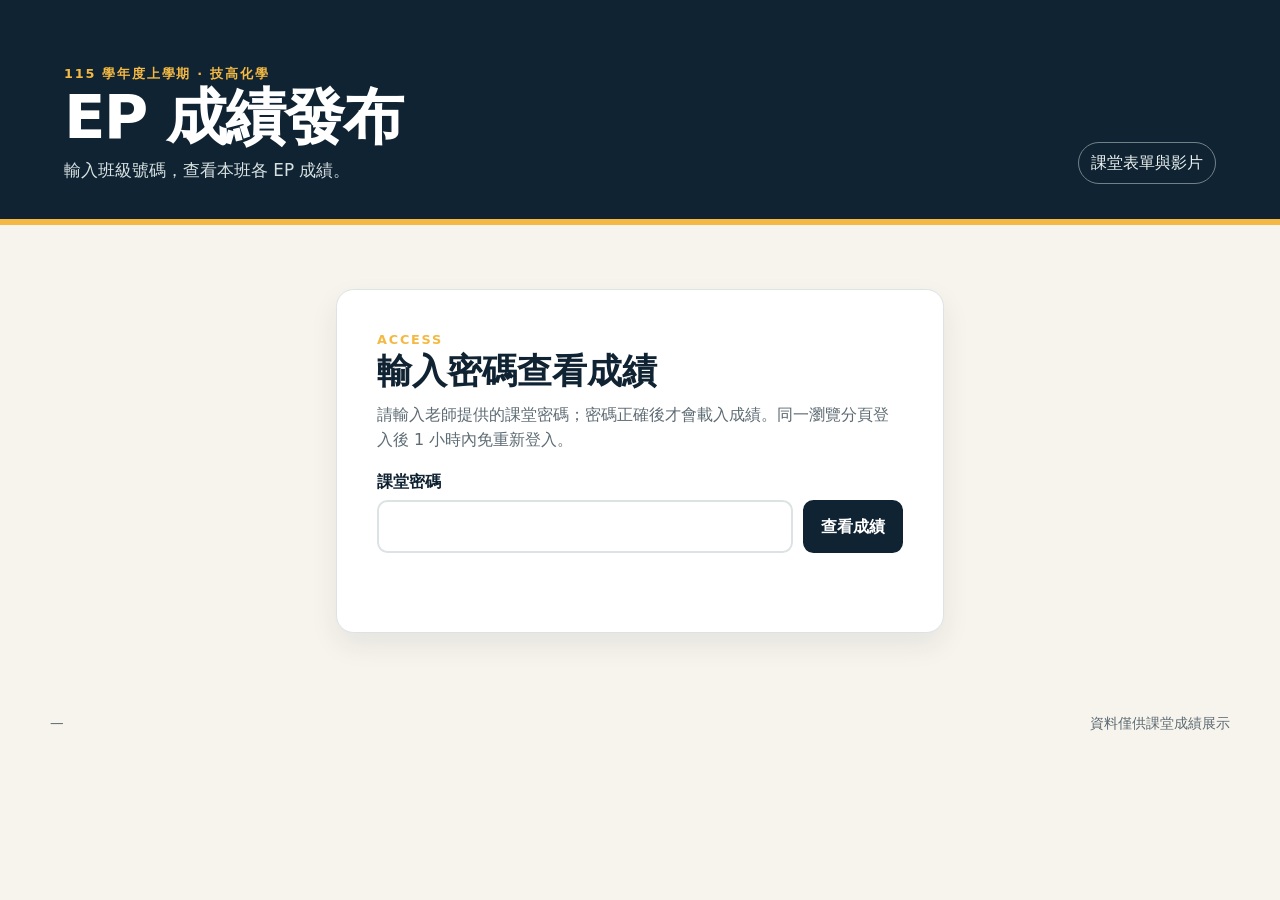
<file: index.html>
<!doctype html>
<html lang="zh-Hant">
  <head>
    <meta charset="utf-8">
    <meta name="viewport" content="width=device-width, initial-scale=1">
    <meta name="description" content="115學年度技高化學 EP 成績課堂展示頁">
    <meta name="robots" content="noindex,nofollow">
    <title>技高化學｜EP 成績</title>
    <link rel="icon" type="image/svg+xml" href="data:image/svg+xml,%3Csvg xmlns='http://www.w3.org/2000/svg' viewBox='0 0 64 64'%3E%3Crect width='64' height='64' rx='16' fill='%23f4b942'/%3E%3Cpath d='M19 13h26v8H36v30h-8V21H19z' fill='%23102333'/%3E%3C/svg%3E">
    <link rel="stylesheet" href="styles.css?v=20261128-classroom-1">
    <script type="module" src="app.js?v=20261128-classroom-1"></script>
  </head>
  <body>
    <div class="site-shell">
      <header class="masthead">
        <div class="eyebrow">115 學年度上學期 · 技高化學</div>
        <div class="heading-row">
          <div>
            <h1 id="page-title">EP 成績發布</h1>
            <p id="page-subtitle">輸入班級號碼，查看本班各 EP 成績。</p>
          </div>
          <div class="header-actions">
            <a class="projection-badge" href="forms/">課堂表單與影片</a>
          </div>
        </div>
      </header>

      <main>
        <section id="access-gate" class="access-gate" aria-labelledby="gate-title">
          <p class="section-kicker">ACCESS</p>
          <h2 id="gate-title">輸入密碼查看成績</h2>
          <p id="gate-help">請輸入老師提供的課堂密碼；密碼正確後才會載入成績。同一瀏覽分頁登入後 1 小時內免重新登入。</p>
          <form id="gate-form" method="post" autocomplete="off">
            <label for="password-input">課堂密碼</label>
            <div class="gate-form-row">
              <input id="password-input" name="password" type="password" inputmode="text" autocomplete="off" required>
              <button type="submit">查看成績</button>
            </div>
          </form>
          <p id="gate-status" class="gate-status" role="status" aria-live="polite"></p>
        </section>

        <div id="protected-content" hidden>
          <section id="class-picker" class="class-picker" aria-labelledby="class-picker-title">
            <div class="section-heading">
              <div>
                <p class="section-kicker">CLASS</p>
                <h2 id="class-picker-title">輸入班級號碼</h2>
              </div>
              <p id="data-status" class="data-status" role="status">資料讀取中…</p>
            </div>
            <p id="review-reminder" class="review-reminder" role="alert" hidden>
              <strong>⚠️ 待核對資料：<span id="review-reminder-count">0</span> 筆</strong>
              <span>尚未列入正式成績。</span>
              <a href="?view=review">前往回覆核對頁</a>
            </p>
            <form id="class-form" class="class-form" autocomplete="off">
              <label for="class-input">班級號碼</label>
              <div class="class-form-row">
                <input id="class-input" name="class" type="text" inputmode="numeric" autocomplete="off" placeholder="例如：607" pattern="[0-9]{3}" required>
                <button type="submit">查看本班成績</button>
              </div>
            </form>
            <p id="class-status" class="class-status" role="status" aria-live="polite"></p>
          </section>

          <section id="student-picker" class="student-picker" aria-labelledby="student-picker-title">
            <div class="section-heading">
              <div>
                <p class="section-kicker">STUDENT</p>
                <h2 id="student-picker-title">查詢個別學生</h2>
              </div>
              <p class="data-status">輸入班級與座號，查看 EP01–EP54</p>
            </div>
            <form id="student-form" class="student-form" autocomplete="off">
              <div class="student-field">
                <label for="student-class-input">班級號碼</label>
                <input id="student-class-input" name="student-class" type="text" inputmode="numeric" autocomplete="off" placeholder="例如：607" pattern="[0-9]{3}" required>
              </div>
              <div class="student-field">
                <label for="student-seat-input">座號</label>
                <input id="student-seat-input" name="student-seat" type="text" inputmode="numeric" autocomplete="off" placeholder="例如：02" pattern="[0-9]{1,2}" required>
              </div>
              <button type="submit">查詢學生</button>
            </form>
            <p id="student-status" class="student-status" role="status" aria-live="polite"></p>
          </section>

          <section id="student-panel" class="student-panel" aria-live="polite" hidden>
            <div class="section-heading">
              <div>
                <p class="section-kicker">STUDENT RECORD</p>
                <h2 id="student-title">—</h2>
              </div>
              <p id="student-summary" class="data-status">—</p>
            </div>
            <div class="student-table-frame">
              <table class="student-score-table">
                <caption>各 EP 正式選取分數與送出時間</caption>
                <thead>
                  <tr><th>EP</th><th>正式分數／送出時間</th></tr>
                </thead>
                <tbody id="student-body"></tbody>
              </table>
            </div>
          </section>

          <section id="class-panel" class="class-panel" aria-live="polite" hidden>
            <div class="class-panel__head">
              <div>
                <p class="section-kicker">CURRENT CLASS</p>
                <h2 id="class-title">—</h2>
                <a id="next-class-video" class="next-class-video" hidden></a>
              </div>
              <div id="class-summary" class="class-summary" role="list" aria-label="各 EP 回覆摘要"></div>
            </div>

            <div class="episode-view-toolbar">
              <span class="episode-view-label">成績顯示範圍</span>
              <div class="episode-view-controls" role="group" aria-label="成績顯示範圍">
                <button id="episode-view-recent" type="button" aria-pressed="true">最新 6 次</button>
                <button id="episode-view-all" type="button" aria-pressed="false">查看全部</button>
              </div>
            </div>

            <div class="table-frame">
              <table>
                <caption id="table-caption">本班 EP 成績</caption>
                <thead id="score-head"></thead>
                <tbody id="score-body"></tbody>
              </table>
            </div>
            <p class="table-note">「—」表示目前尚無回覆；每個 EP 顯示正式選取分數，並顯示該回覆的送出時間。</p>
          </section>

          <section id="issue-panel" class="issue-panel" hidden>
            <details>
              <summary id="issue-summary">待核對資料</summary>
              <p class="issue-intro">以下資料已隔離，尚未放入正式成績表。</p>
              <div class="issue-table-frame">
                <table>
                  <thead>
                    <tr><th>班級</th><th>座號</th><th>姓名</th><th>原因</th></tr>
                  </thead>
                  <tbody id="issue-body"></tbody>
                </table>
              </div>
            </details>
          </section>

          <section id="review-panel" class="review-panel" aria-labelledby="review-title" hidden>
            <div id="review-alert" class="review-alert" role="alert" aria-labelledby="review-alert-title" hidden>
              <div class="review-alert__heading">
                <span class="review-alert__icon" aria-hidden="true">⚠️</span>
                <h3 id="review-alert-title">待核對資料，未列入正式成績</h3>
              </div>
              <p id="review-alert-count" class="review-alert__count">—</p>
              <p class="review-alert__description">以下回覆需要教師核對；時間超出上課時段或日期與班上多數不同者會以紅色標示，且不列入正式成績。</p>
              <ul id="review-alert-list" class="review-alert__list"></ul>
            </div>
            <div class="section-heading">
              <div>
                <p class="section-kicker">REVIEW</p>
                <h2 id="review-title">回覆核對紀錄</h2>
              </div>
              <p id="review-summary" class="data-status">—</p>
            </div>
            <p class="review-intro">這裡顯示表單實際填入的班級、座號、姓名、分數與送出時間；可在課堂確認身分後保存判斷，最後複製或下載 JSON 傳回 Codex。紅色的時間／日期異常回覆固定不予採計，不能補登。</p>
            <div class="review-tools">
              <p id="review-decision-count" class="review-decision-count">已判斷 0 筆</p>
              <div class="review-export-actions">
                <button id="review-copy-json" class="review-action-button" type="button">複製待匯入 JSON</button>
                <button id="review-download-json" class="review-action-button review-action-button--secondary" type="button">下載待匯入 JSON</button>
              </div>
            </div>
            <p id="review-storage-status" class="review-storage-status" role="status" aria-live="polite"></p>
            <p id="review-feedback" class="review-feedback" role="status" aria-live="polite"></p>
            <div id="review-cards" class="review-cards" aria-live="polite"></div>
            <div class="review-table-frame" hidden>
              <table>
                <thead>
                  <tr><th>EP／表單</th><th>送出時間</th><th>學生填寫的班級</th><th>學生填寫的座號</th><th>學生填寫的姓名</th><th>分數</th><th>名單核對</th><th>原因</th></tr>
                </thead>
                <tbody id="review-body"></tbody>
              </table>
            </div>
          </section>
        </div>

        <dialog id="response-dialog" class="response-dialog" aria-labelledby="response-dialog-title">
          <div class="response-dialog__surface">
            <div class="response-dialog__heading">
              <div>
                <p class="section-kicker">ORIGINAL RESPONSE</p>
                <h2 id="response-dialog-title">原始填答</h2>
              </div>
              <button id="response-dialog-close" class="response-dialog__close" type="button" aria-label="關閉原始填答">×</button>
            </div>
            <p id="response-dialog-summary" class="response-dialog__summary">—</p>
            <div id="response-dialog-review" class="response-dialog__review" hidden></div>
            <div class="response-dialog__tools">
              <button id="response-dialog-answers" class="review-action-button" type="button">一鍵顯示答案</button>
              <span class="response-dialog__hint">預設只顯示題目、回答與正確性。</span>
            </div>
            <div id="response-dialog-attempts" class="response-dialog__attempts"></div>
          </div>
        </dialog>
      </main>

      <footer>
        <span id="updated-at">—</span>
        <span>資料僅供課堂成績展示</span>
      </footer>
    </div>
  </body>
</html>
</file>
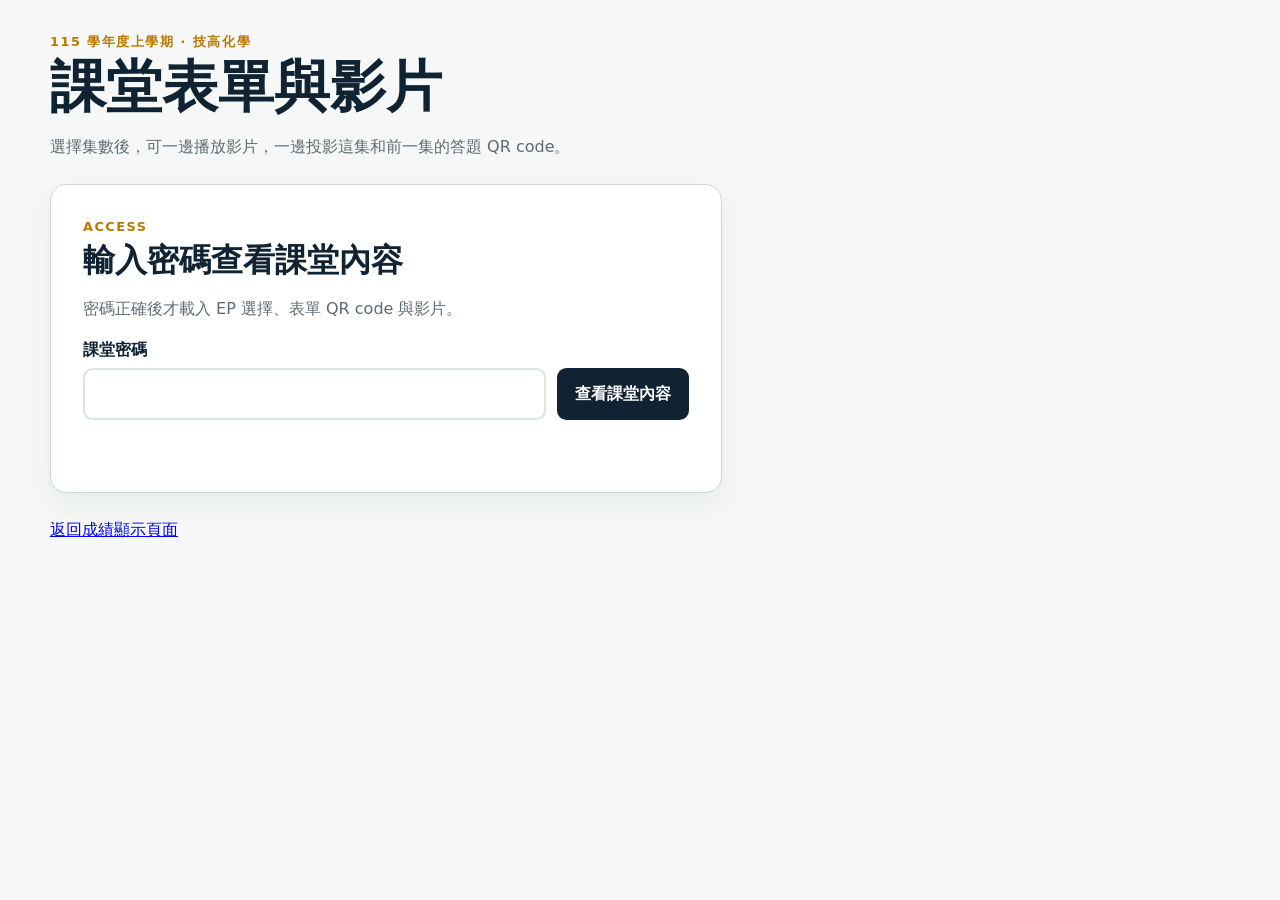
<file: forms/index.html>
<!doctype html>
<html lang="zh-Hant">
  <head>
    <meta charset="utf-8">
    <meta name="viewport" content="width=device-width, initial-scale=1">
    <meta name="robots" content="noindex,nofollow">
    <title>技高化學｜課堂表單與影片</title>
    <link rel="stylesheet" href="forms.css?v=20261128-classroom-1">
  </head>
  <body>
    <main>
      <p class="eyebrow">115 學年度上學期 · 技高化學</p>
      <h1>課堂表單與影片</h1>
      <p class="intro">選擇集數後，可一邊播放影片，一邊投影這集和前一集的答題 QR code。</p>
      <section id="access-gate" class="access-gate" aria-labelledby="gate-title">
        <p class="section-kicker">ACCESS</p>
        <h2 id="gate-title">輸入密碼查看課堂內容</h2>
        <p>密碼正確後才載入 EP 選擇、表單 QR code 與影片。</p>
        <form id="gate-form" method="post" autocomplete="off">
          <label for="password-input">課堂密碼</label>
          <div class="gate-form-row">
            <input id="password-input" name="password" type="password" autocomplete="off" required>
            <button type="submit">查看課堂內容</button>
          </div>
        </form>
        <p id="gate-status" class="gate-status" role="status" aria-live="polite"></p>
      </section>
      <p id="status" role="status" aria-live="polite"></p>
      <section id="episode-picker" class="episode-picker" aria-labelledby="episode-picker-title" hidden>
        <div class="section-heading">
          <div>
            <p class="section-kicker">EPISODE</p>
            <h2 id="episode-picker-title">選擇對應 EP</h2>
          </div>
          <p class="data-status">點選後顯示該 EP 的表單與影片</p>
        </div>
        <div id="episode-buttons" class="episode-buttons" role="group" aria-label="選擇 EP"></div>
      </section>

      <section id="episode-detail" class="episode-detail" aria-live="polite" hidden>
        <div class="section-heading">
          <div>
            <p class="section-kicker">SELECTED EP</p>
            <h2 id="episode-title">—</h2>
          </div>
          <p id="episode-summary" class="data-status">—</p>
        </div>
        <div id="episode-qr-controls" class="episode-qr-controls" role="group" aria-label="課堂顯示模式"></div>
        <div class="episode-layout">
          <div class="episode-video-column">
            <div id="video-frame-wrap" class="video-frame-wrap" hidden></div>
            <p id="video-caption" class="video-caption">—</p>
            <a id="video-open-link" class="video-link" href="#" target="_blank" rel="noopener" hidden>在 Google Drive 開啟原始影片</a>
          </div>
          <div id="episode-forms" class="episode-forms"></div>
        </div>
      </section>

      <p><a href="../">返回成績顯示頁面</a></p>
    </main>
    <script type="module" src="forms.js?v=20261128-classroom-1"></script>
  </body>
</html>
</file>
<file: styles.css>
:root {
  color-scheme: light;
  --ink: #102333;
  --muted: #5d6b73;
  --paper: #f7f4ed;
  --panel: #ffffff;
  --line: #dce3e4;
  --accent: #f4b942;
  --accent-deep: #b97900;
  --success: #147d72;
  --success-soft: #e7f5f1;
  --warning: #a85d00;
  --warning-soft: #fff2d9;
  --missing: #68777b;
  font-family: "Noto Sans TC", "Microsoft JhengHei", system-ui, sans-serif;
}

* { box-sizing: border-box; }

body {
  margin: 0;
  min-width: 320px;
  background: var(--paper);
  color: var(--ink);
  font-size: 1rem;
  line-height: 1.6;
}

.site-shell { min-height: 100vh; }

.masthead {
  padding: clamp(2rem, 5vw, 4rem) clamp(1rem, 5vw, 5rem) 2.2rem;
  background: var(--ink);
  color: white;
  border-bottom: 6px solid var(--accent);
}

.eyebrow, .section-kicker {
  margin: 0;
  color: var(--accent);
  font-size: .8rem;
  font-weight: 800;
  letter-spacing: .14em;
  text-transform: uppercase;
}

.heading-row, .section-heading, .class-panel__head {
  display: flex;
  align-items: end;
  justify-content: space-between;
  gap: 1rem;
}

h1, h2, p { margin-top: 0; }
h1 { margin-bottom: .35rem; font-size: clamp(2rem, 5vw, 3.8rem); line-height: 1.1; letter-spacing: -.03em; }
h2 { margin-bottom: .2rem; font-size: clamp(1.45rem, 3vw, 2.2rem); line-height: 1.2; }

#page-subtitle { margin-bottom: 0; color: #d8e1e1; font-size: 1.05rem; }
.header-actions { display: flex; align-items: center; gap: .5rem; }
.projection-badge { padding: .45rem .75rem; border: 1px solid #718287; border-radius: 999px; color: #eef4f1; white-space: nowrap; }
.header-actions a { text-decoration: none; }

main { width: min(1180px, calc(100% - 2rem)); margin: 0 auto; padding: 2rem 0 3rem; }
.access-gate { max-width: 38rem; margin: 2rem auto; padding: clamp(1.5rem, 4vw, 2.5rem); background: var(--panel); border: 1px solid var(--line); border-radius: 1.1rem; box-shadow: 0 12px 28px rgba(16, 35, 51, .08); }
.access-gate h2 { margin-bottom: .55rem; }
.access-gate > p:not(.section-kicker) { color: var(--muted); }
.access-gate label { display: block; margin-bottom: .35rem; font-weight: 800; }
.gate-form-row { display: flex; gap: .65rem; }
.gate-form-row input { min-width: 0; flex: 1; padding: .75rem .85rem; border: 2px solid var(--line); border-radius: .65rem; color: var(--ink); font: inherit; }
.gate-form-row input:focus { border-color: var(--accent-deep); outline: 3px solid rgba(244, 185, 66, .28); }
.gate-form-row button { padding: .75rem 1rem; border: 2px solid var(--ink); border-radius: .65rem; background: var(--ink); color: white; font: inherit; font-weight: 800; cursor: pointer; }
.gate-form-row button:hover, .gate-form-row button:focus-visible { background: #1e3d50; outline: 3px solid rgba(244, 185, 66, .35); }
.gate-form-row button:disabled { cursor: wait; opacity: .65; }
.gate-status { min-height: 1.6em; margin: .8rem 0 0; color: var(--warning); font-weight: 700; }
.class-picker, .student-picker, .student-panel, .class-panel, .issue-panel, .form-links-panel, .review-panel { margin-bottom: 1.25rem; padding: clamp(1.2rem, 3vw, 2rem); background: var(--panel); border: 1px solid var(--line); border-radius: 1.1rem; box-shadow: 0 12px 28px rgba(16, 35, 51, .06); }
.section-heading { align-items: center; margin-bottom: 1.2rem; }
.data-status { margin: 0; color: var(--muted); font-size: .95rem; }
.review-reminder { display: flex; flex-wrap: wrap; align-items: center; gap: .55rem .8rem; margin: -0.35rem 0 1.1rem; padding: .85rem 1rem; border: 2px solid #b42318; border-radius: .75rem; background: #fff1f0; color: #5f1711; }
.review-reminder[hidden] { display: none; }
.review-reminder strong { color: #8e1c13; }
.review-reminder a { color: #7a170f; font-weight: 800; }

.class-form { max-width: 38rem; }
.class-form label { display: block; margin-bottom: .35rem; font-weight: 800; }
.class-form-row { display: flex; gap: .65rem; }
.class-form-row input { min-width: 0; flex: 1; padding: .75rem .85rem; border: 2px solid var(--line); border-radius: .65rem; color: var(--ink); font: inherit; }
.class-form-row input:focus { border-color: var(--accent-deep); outline: 3px solid rgba(244, 185, 66, .28); }
.class-form-row button { padding: .75rem 1rem; border: 2px solid var(--ink); border-radius: .65rem; background: var(--ink); color: white; font: inherit; font-weight: 800; cursor: pointer; }
.class-form-row button:hover, .class-form-row button:focus-visible { background: #1e3d50; outline: 3px solid rgba(244, 185, 66, .35); }
.class-status { min-height: 1.6em; margin: .8rem 0 0; color: var(--muted); font-weight: 700; }

.student-picker { border-color: #c9d9d3; background: #fbfdfc; }
.student-form { display: grid; grid-template-columns: minmax(9rem, 1fr) minmax(7rem, .7fr) auto; align-items: end; gap: .75rem; max-width: 42rem; }
.student-field label { display: block; margin-bottom: .35rem; font-weight: 800; }
.student-field input { width: 100%; padding: .75rem .85rem; border: 2px solid var(--line); border-radius: .65rem; color: var(--ink); font: inherit; }
.student-field input:focus { border-color: var(--accent-deep); outline: 3px solid rgba(244, 185, 66, .28); }
.student-form button { padding: .75rem 1rem; border: 2px solid var(--success); border-radius: .65rem; background: var(--success); color: white; font: inherit; font-weight: 800; cursor: pointer; }
.student-form button:hover, .student-form button:focus-visible { background: #0f665d; outline: 3px solid rgba(20, 125, 114, .22); }
.student-status { min-height: 1.6em; margin: .8rem 0 0; color: var(--muted); font-weight: 700; }
.student-panel { border-color: #b9dcd4; }
.student-table-frame { overflow-x: auto; border: 1px solid var(--line); border-radius: .75rem; }
.student-score-table { min-width: 28rem; }
.student-score-table th:first-child, .student-score-table td:first-child { width: 5rem; text-align: center; }
.student-score-table th:last-child, .student-score-table td:last-child { width: 17rem; }

.form-links-panel { border-color: #b9dcd4; background: #f8fcfb; }
.form-links { display: grid; grid-template-columns: repeat(auto-fit, minmax(15rem, 1fr)); gap: .9rem; }
.form-links-panel[hidden], .form-link-qr[hidden], .form-link-sizes[hidden] { display: none; }
.form-links-intro { color: var(--muted); }
.form-link-card { display: flex; min-height: 12rem; flex-direction: column; align-items: center; justify-content: space-between; gap: .75rem; padding: 1rem; border: 1px solid var(--line); border-radius: .85rem; background: white; text-align: center; }
.form-link-label { margin: 0; font-size: 1.25rem; }
.form-link-name { min-height: 3.2em; margin: 0; color: var(--muted); }
.form-link-qr { display: block; width: 8rem; height: 8rem; max-width: 100%; object-fit: contain; border: 1px solid var(--line); border-radius: .4rem; }
.form-link-actions { display: flex; flex-wrap: wrap; justify-content: center; gap: .5rem; width: 100%; }
.form-link-button { display: inline-block; padding: .6rem .8rem; border: 1px solid transparent; border-radius: .6rem; background: var(--success); color: white; font: inherit; font-weight: 800; text-decoration: none; cursor: pointer; }
.form-link-button:hover, .form-link-button:focus-visible { background: #0f665d; outline: 3px solid rgba(20, 125, 114, .22); }
.form-link-button--secondary { border-color: #aebdbc; background: white; color: var(--ink); }
.form-link-button--secondary:hover, .form-link-button--secondary:focus-visible { background: #f1f6f4; color: var(--ink); }
.form-link-sizes { display: flex; flex-wrap: wrap; justify-content: center; gap: .4rem; }
.form-link-sizes button { padding: .35rem .55rem; border: 1px solid #aebdbc; border-radius: .5rem; background: white; color: var(--ink); font: inherit; font-size: .85rem; cursor: pointer; }
.form-link-sizes button:hover, .form-link-sizes button:focus-visible { border-color: var(--success); outline: 3px solid rgba(20, 125, 114, .16); }
.form-link-disabled { margin: auto 0; color: var(--warning); font-weight: 800; }

.review-panel { border-color: #e2c585; background: #fffaf0; }
.review-intro { color: var(--muted); }
.review-table-frame { overflow-x: auto; border: 1px solid #e2c585; border-radius: .75rem; }
.review-table-frame table { min-width: 1180px; }
.review-table-frame th { background: var(--warning-soft); }
.review-alert { margin-bottom: 1.35rem; padding: 1.15rem 1.2rem 1.25rem; border: 3px solid #b42318; border-radius: .9rem; background: #fff1f0; color: #5f1711; box-shadow: 0 8px 18px rgba(180, 35, 24, .15); }
.review-alert__heading { display: flex; align-items: center; gap: .65rem; }
.review-alert__icon { flex: 0 0 auto; font-size: 1.6rem; line-height: 1; }
.review-alert h3 { margin: 0; color: #8e1c13; font-size: clamp(1.25rem, 3vw, 1.7rem); line-height: 1.25; }
.review-alert__count { display: inline-block; margin: .8rem 0 .45rem; padding: .3rem .7rem; border-radius: 999px; background: #b42318; color: white; font-weight: 800; }
.review-alert__description { margin-bottom: .85rem; font-weight: 800; }
.review-alert__list { display: grid; gap: .55rem; margin: 0; padding-left: 1.35rem; }
.review-alert__item { padding: .65rem .75rem; border: 1px solid #eeaaa4; border-radius: .55rem; background: white; }
.review-alert__item-title, .review-alert__item-detail { display: block; }
.review-alert__item-title { color: var(--ink); }
.review-alert__item-detail { color: #5d3a37; font-size: .95rem; overflow-wrap: anywhere; }
.review-reason--name-mismatch { color: #8e1c13; font-weight: 800; }
.review-alert__item--temporal-warning { border: 2px solid #b42318; background: #fff1f0; }
.review-alert__item--temporal-warning .review-alert__item-detail,
.review-reason--temporal-warning { color: #8e1c13; font-weight: 900; }
.review-card--temporal-warning { border-color: #b42318; box-shadow: 0 0 0 3px rgba(180, 35, 24, .12); }
.review-tools { display: flex; align-items: center; justify-content: space-between; gap: 1rem; margin: 1rem 0; padding: .85rem 1rem; border: 1px solid #e2c585; border-radius: .75rem; background: #fffdf7; }
.review-decision-count { margin: 0; color: var(--ink); font-weight: 800; }
.review-export-actions, .review-card__actions { display: flex; flex-wrap: wrap; align-items: center; gap: .5rem; }
.review-action-button { padding: .6rem .8rem; border: 1px solid var(--ink); border-radius: .6rem; background: var(--ink); color: white; font: inherit; font-weight: 800; cursor: pointer; }
.review-action-button:hover, .review-action-button:focus-visible { background: #1e3d50; outline: 3px solid rgba(244, 185, 66, .32); }
.review-action-button--secondary { border-color: #aebdbc; background: white; color: var(--ink); }
.review-action-button--secondary:hover, .review-action-button--secondary:focus-visible { background: #f1f6f4; color: var(--ink); }
.review-storage-status, .review-feedback { min-height: 1.6em; margin: .45rem 0; color: var(--muted); font-size: .9rem; }
.review-feedback--success { color: var(--success); font-weight: 800; }
.review-feedback--error { color: #8e1c13; font-weight: 800; }
.review-cards { display: grid; gap: .9rem; margin: 1rem 0 1.25rem; }
.review-card { padding: 1rem; border: 1px solid #e2c585; border-radius: .8rem; background: #fffdf7; }
.review-card--confirmed { border-color: #9bcfc3; background: #f7fcfa; }
.review-card--unresolved { border-color: #e3a0a0; background: #fff8f8; }
.review-card__title { margin-bottom: .25rem; color: var(--ink); font-size: 1.1rem; }
.review-card__original { margin-bottom: .8rem; color: var(--muted); font-size: .92rem; overflow-wrap: anywhere; }
.review-card__reason { margin-bottom: .45rem; padding: .55rem .7rem; border-radius: .55rem; background: #fff1f0; color: #8e1c13; font-weight: 800; overflow-wrap: anywhere; }
.review-card__match { margin-bottom: .8rem; color: var(--muted); font-size: .92rem; overflow-wrap: anywhere; }
.review-card__form { display: grid; gap: .75rem; }
.review-card__confirmed-fields { display: grid; grid-template-columns: repeat(3, minmax(8rem, 1fr)); gap: .65rem; }
.review-card__confirmed-fields[hidden] { display: none; }
.review-field { display: flex; min-width: 0; flex-direction: column; gap: .25rem; }
.review-field--full { width: 100%; }
.review-field__label { color: var(--ink); font-size: .88rem; font-weight: 800; }
.review-field input, .review-field select, .review-field textarea { width: 100%; padding: .55rem .65rem; border: 1px solid #b8c6c5; border-radius: .55rem; background: white; color: var(--ink); font: inherit; }
.review-field input:focus, .review-field select:focus, .review-field textarea:focus { border-color: var(--success); outline: 3px solid rgba(20, 125, 114, .16); }
.review-card__status { color: var(--muted); font-size: .88rem; }
.review-group { border: 1px solid #e2c585; border-radius: .8rem; background: #fffdf7; overflow: hidden; }
.review-group > summary { display: flex; align-items: center; justify-content: space-between; gap: .75rem; padding: .9rem 1rem; color: var(--ink); font-size: 1.05rem; cursor: pointer; }
.review-group > summary strong { color: #8e1c13; }
.review-group > summary span { color: var(--muted); font-size: .9rem; }
.review-group__cards { display: grid; gap: .75rem; padding: 0 .75rem .75rem; }
.score-cell__button { display: flex; width: 100%; min-width: 7rem; flex-direction: column; align-items: center; gap: .08rem; padding: .35rem .25rem; border: 2px solid transparent; border-radius: .6rem; background: transparent; color: inherit; font: inherit; cursor: pointer; }
.score-cell__button:hover, .score-cell__button:focus-visible { border-color: var(--success); background: #f3fbf8; outline: 3px solid rgba(20, 125, 114, .16); }
.score-cell__button--review { border-color: #b42318; background: #fff1f0; box-shadow: inset 0 0 0 2px #fff1f0; }
.score-cell__button--review:hover, .score-cell__button--review:focus-visible { border-color: #8e1c13; background: #ffe4e1; outline-color: rgba(180, 35, 24, .2); }
.score-cell__button--resolved { border-color: #d49b00; background: #fff7cc; box-shadow: inset 0 0 0 2px #fff7cc; }
.score-cell__button--resolved:hover, .score-cell__button--resolved:focus-visible { border-color: #a66b00; background: #ffef9d; outline-color: rgba(212, 155, 0, .24); }
.score-review-label { color: #8e1c13; font-size: .72rem; font-weight: 900; line-height: 1.25; }
.score-cell__button--resolved .score-review-label { color: #8a5a00; }
.response-dialog { width: min(860px, calc(100% - 2rem)); max-height: min(88vh, 900px); padding: 0; border: 0; border-radius: 1rem; color: var(--ink); box-shadow: 0 24px 80px rgba(16, 35, 51, .3); }
.response-dialog::backdrop { background: rgba(16, 35, 51, .58); }
.response-dialog__surface { max-height: min(88vh, 900px); overflow: auto; padding: clamp(1.1rem, 3vw, 2rem); background: var(--panel); }
.response-dialog__heading { display: flex; align-items: flex-start; justify-content: space-between; gap: 1rem; }
.response-dialog__heading h2 { margin-bottom: .4rem; }
.response-dialog__close { width: 2.4rem; height: 2.4rem; border: 1px solid var(--line); border-radius: 50%; background: white; color: var(--ink); font-size: 1.6rem; line-height: 1; cursor: pointer; }
.response-dialog__close:hover, .response-dialog__close:focus-visible { border-color: var(--accent-deep); outline: 3px solid rgba(244, 185, 66, .28); }
.response-dialog__summary, .response-dialog__hint { color: var(--muted); }
.response-dialog__tools { display: flex; align-items: center; flex-wrap: wrap; gap: .7rem; margin: 1rem 0; padding: .75rem; border: 1px solid var(--line); border-radius: .7rem; background: #f8faf9; }
.response-dialog__attempts { display: grid; gap: 1rem; }
.response-attempt { padding: 1rem; border: 1px solid var(--line); border-radius: .8rem; background: #fbfdfc; }
.response-attempt__title { margin-bottom: .25rem; color: var(--ink); font-size: 1.05rem; }
.response-attempt__meta { margin-bottom: .7rem; color: var(--muted); font-size: .9rem; overflow-wrap: anywhere; }
.response-attempt__warning { padding: .55rem .7rem; border-radius: .5rem; background: #fff1f0; color: #8e1c13; font-weight: 800; }
.response-question-list { display: grid; gap: .65rem; margin: 0; padding-left: 1.5rem; }
.response-question { padding: .7rem .75rem; border: 1px solid var(--line); border-radius: .6rem; background: white; }
.response-question__prompt, .response-question__answer, .response-question__correctness, .response-question__key { display: block; overflow-wrap: anywhere; }
.response-question__prompt { color: var(--ink); }
.response-question__answer { margin-top: .25rem; color: var(--muted); }
.response-question__correctness { display: inline-block; margin-top: .35rem; padding: .12rem .45rem; border-radius: 999px; font-size: .82rem; font-weight: 900; }
.response-question__correctness--correct { background: var(--success-soft); color: var(--success); }
.response-question__correctness--wrong { background: #fff1f0; color: #8e1c13; }
.response-question__correctness--unknown { background: #eef1f1; color: var(--missing); }
.response-question__key { margin-top: .35rem; color: #8e1c13; font-weight: 800; }
.response-dialog__review { display: grid; gap: .25rem; margin: .75rem 0; padding: .7rem .8rem; border: 2px solid #b42318; border-radius: .65rem; background: #fff1f0; color: #8e1c13; }
.response-dialog__review--resolved { border-color: #d49b00; background: #fff7cc; color: #6f4b00; }
.response-dialog__review[hidden] { display: none; }
.response-dialog__review-item { display: block; }

.class-tabs { display: grid; grid-template-columns: repeat(4, minmax(0, 1fr)); gap: .75rem; }
.class-tab {
  min-height: 5rem;
  padding: .8rem 1rem;
  border: 2px solid var(--line);
  border-radius: .8rem;
  background: #fbfcfb;
  color: var(--ink);
  font: inherit;
  font-size: 1.25rem;
  font-weight: 800;
  text-align: left;
  cursor: pointer;
  transition: border-color .16s ease, background .16s ease, transform .16s ease;
}
.class-tab:hover, .class-tab:focus-visible { border-color: var(--accent-deep); transform: translateY(-2px); outline: none; }
.class-tab[aria-selected="true"] { border-color: var(--ink); background: var(--accent); }
.class-tab__meta { display: block; margin-top: .15rem; color: var(--muted); font-size: .82rem; font-weight: 500; }
.class-tab[aria-selected="true"] .class-tab__meta { color: var(--ink); }

.class-panel__head { align-items: flex-start; margin-bottom: 1rem; }
.next-class-video:not([hidden]) { display: inline-flex; align-items: center; min-height: 2.75rem; margin-top: .45rem; padding: .4rem .75rem; border-radius: .55rem; background: #146961; color: white; font-weight: 800; }
.next-class-video:focus-visible { outline: 3px solid #102333; outline-offset: 3px; }
.class-summary { display: grid; grid-template-columns: repeat(3, minmax(8rem, 1fr)); gap: .55rem; width: min(100%, 42rem); margin: 0; color: var(--muted); text-align: left; }
.class-summary__item { display: flex; min-height: 3.7rem; flex-direction: column; justify-content: center; padding: .45rem .65rem; border: 1px solid var(--line); border-radius: .65rem; background: #fbfcfb; font-size: .82rem; line-height: 1.35; }
.class-summary__item strong { color: var(--ink); font-size: .95rem; }
.episode-view-toolbar { display: flex; align-items: center; justify-content: space-between; gap: 1rem; margin-bottom: 1rem; padding: .75rem .9rem; border: 1px solid var(--line); border-radius: .75rem; background: #f8faf9; }
.episode-view-label { color: var(--muted); font-size: .9rem; font-weight: 800; }
.episode-view-controls { display: flex; flex-wrap: wrap; gap: .45rem; }
.episode-view-controls button { padding: .45rem .7rem; border: 1px solid #aebdbc; border-radius: .55rem; background: white; color: var(--ink); font: inherit; font-size: .9rem; font-weight: 800; cursor: pointer; }
.episode-view-controls button:hover, .episode-view-controls button:focus-visible { border-color: var(--success); outline: 3px solid rgba(20, 125, 114, .16); }
.episode-view-controls button[aria-pressed="true"] { border-color: var(--success); background: var(--success); color: white; }
.table-frame, .issue-table-frame { overflow-x: auto; border: 1px solid var(--line); border-radius: .75rem; }
table { width: 100%; min-width: 540px; border-collapse: collapse; background: white; }
caption { padding: .8rem 1rem; color: var(--muted); font-size: .9rem; text-align: left; }
th, td { padding: .85rem 1rem; border-top: 1px solid var(--line); text-align: left; }
th { background: #eef3f2; color: var(--ink); font-size: .95rem; font-weight: 800; }
td { font-size: 1.08rem; }
#score-head th { min-width: 9.5rem; vertical-align: top; }
#score-head th:first-child, #score-head th:nth-child(2) { min-width: 4.5rem; }
tbody tr:nth-child(even) { background: #fcfdfc; }
th:first-child, td:first-child { width: 7rem; text-align: center; }
.student-name { font-weight: 700; }
.score-pill { display: inline-flex; min-width: 5.5rem; justify-content: center; padding: .25rem .65rem; border-radius: 999px; font-weight: 800; }
.score-pill--published { background: var(--success-soft); color: var(--success); }
.score-pill--pending { background: var(--warning-soft); color: var(--warning); }
.score-pill--missing { background: #eef1f1; color: var(--missing); }
.score-time { display: block; margin-top: .25rem; color: var(--muted); font-size: .76rem; line-height: 1.35; white-space: nowrap; }
.table-note { margin: .8rem 0 0; color: var(--muted); font-size: .9rem; }

.issue-panel { border-color: #f0cf88; background: #fffaf0; }
.issue-panel summary { color: var(--warning); font-size: 1.05rem; font-weight: 800; cursor: pointer; }
.issue-intro { margin: .75rem 0; color: var(--muted); }
.issue-table-frame { border-color: #f0cf88; }
.issue-table-frame th { background: var(--warning-soft); }

footer { display: flex; justify-content: space-between; gap: 1rem; width: min(1180px, calc(100% - 2rem)); margin: 0 auto; padding: 0 0 2rem; color: var(--muted); font-size: .85rem; }

.empty-state { padding: 2rem 1rem; color: var(--muted); text-align: center; }
.error-state { padding: 1rem; border: 1px solid #e3a0a0; border-radius: .7rem; background: #fff1f1; color: #8a2222; }

@media (max-width: 720px) {
  .heading-row, .section-heading, .class-panel__head, footer { align-items: flex-start; flex-direction: column; }
  .review-alert__heading { align-items: flex-start; }
  .review-tools { align-items: flex-start; flex-direction: column; }
  .review-card__confirmed-fields { grid-template-columns: 1fr; }
  .review-group > summary { align-items: flex-start; flex-direction: column; }
  .response-dialog__tools { align-items: flex-start; flex-direction: column; }
  .class-tabs { grid-template-columns: repeat(2, minmax(0, 1fr)); }
  .class-summary { width: 100%; grid-template-columns: repeat(2, minmax(8rem, 1fr)); }
  .gate-form-row, .class-form-row { flex-direction: column; }
  .student-form { grid-template-columns: 1fr; }
  .student-form button { width: 100%; }
  .episode-view-toolbar { align-items: flex-start; flex-direction: column; }
  .form-links { grid-template-columns: 1fr; }
  footer { gap: .2rem; }
}

@media print {
  .masthead { padding: 1rem; color: black; background: white; border-bottom: 2px solid black; }
  .masthead #page-subtitle, .projection-badge, .access-gate, .class-picker, .student-picker, .student-panel, .form-links-panel, .issue-panel, .review-panel, footer { display: none; }
  main { width: 100%; padding: 0; }
  .class-panel { box-shadow: none; border: 0; }
}
</file>
<file: forms/forms.css>
:root {
  color: #102333;
  background: #f5f8f6;
  font: 16px/1.6 "Noto Sans TC", "Microsoft JhengHei", system-ui, sans-serif;
}
* { box-sizing: border-box; }

body { margin: 0; }

main { width: min(1180px, calc(100% - 2rem)); margin: auto; padding: 2rem 0 4rem; }

.eyebrow, .section-kicker {
  margin: 0;
  color: #b97900;
  font-size: .8rem;
  font-weight: 800;
  letter-spacing: .12em;
  text-transform: uppercase;
}

h1 { margin: .25rem 0 .45rem; font-size: clamp(2rem, 5vw, 3.5rem); line-height: 1.1; }
h2 { margin: .25rem 0 .2rem; font-size: clamp(1.35rem, 3vw, 2rem); line-height: 1.2; }
h3 { margin: 0 0 .7rem; font-size: 1.1rem; }

.intro { max-width: 48rem; color: #5d6b73; }

.access-gate, .episode-picker, .episode-detail {
  margin: 1.5rem 0;
  padding: clamp(1.2rem, 3vw, 2rem);
  background: white;
  border: 1px solid #c9d9d3;
  border-radius: 1rem;
  box-shadow: 0 12px 28px rgba(16, 35, 51, .06);
}

.access-gate { max-width: 42rem; }
.access-gate h2 { margin-bottom: .5rem; }
.access-gate > p:not(.section-kicker) { color: #5d6b73; }

.access-gate label { display: block; margin-bottom: .35rem; font-weight: 800; }
.gate-form-row { display: flex; gap: .7rem; }
.gate-form-row input { min-width: 0; flex: 1; padding: .7rem .8rem; border: 2px solid #dce3e4; border-radius: .6rem; color: #102333; font: inherit; }
.gate-form-row input:focus { border-color: #b97900; outline: 3px solid rgba(244, 185, 66, .28); }
.gate-form-row button { padding: .7rem 1rem; border: 2px solid #102333; border-radius: .6rem; background: #102333; color: white; font: inherit; font-weight: 800; cursor: pointer; }
.gate-form-row button:hover, .gate-form-row button:focus-visible { background: #1e3d50; outline: 3px solid rgba(244, 185, 66, .35); }
.gate-form-row button:disabled { cursor: wait; opacity: .65; }
.gate-status { min-height: 1.5em; margin-bottom: 0; color: #a33; font-weight: 700; }

.section-heading { display: flex; align-items: center; justify-content: space-between; gap: 1rem; margin-bottom: 1.1rem; }
.data-status { margin: 0; color: #5d6b73; font-size: .95rem; }

.episode-picker { border-color: #b9dcd4; background: #f8fcfb; }
.episode-buttons { display: grid; grid-template-columns: repeat(auto-fill, minmax(4.25rem, 1fr)); gap: .5rem; }
.episode-button {
  padding: .6rem .55rem;
  border: 1px solid #aebdbc;
  border-radius: .6rem;
  background: white;
  color: #102333;
  font: inherit;
  font-weight: 800;
  cursor: pointer;
}
.episode-button:hover, .episode-button:focus-visible { border-color: #147d72; outline: 3px solid rgba(20, 125, 114, .16); }
.episode-button[aria-pressed="true"] { border-color: #147d72; background: #147d72; color: white; }

.episode-detail { border-color: #b9dcd4; background: #f8fcfb; }
.episode-detail { scroll-margin-top: .5rem; }
.episode-detail .section-heading { margin-bottom: .45rem; }
.episode-layout { display: grid; grid-template-columns: minmax(0, 2fr) minmax(9rem, 1fr); gap: .65rem; align-items: start; }
.episode-video-column, .episode-forms, .form-card { min-width: 0; }
.episode-forms { display: grid; grid-template-columns: repeat(auto-fit, minmax(min(100%, 5rem), 1fr)); gap: .45rem; }
.form-card { display: flex; flex-direction: column; align-items: center; gap: .35rem; padding: .35rem; background: white; border: 1px solid #c9d9d3; border-radius: .55rem; text-align: center; }
.form-card-title { margin: 0; font-size: .95rem; }
.form-card-actions { order: 1; }
.form-button { display: inline-block; padding: .4rem .55rem; border-radius: .45rem; background: #146961; color: white; font-weight: 800; text-decoration: none; }
.form-button:hover, .form-button:focus-visible { background: #105850; outline: 3px solid #102333; outline-offset: 2px; }
.form-card-qr { display: block; width: min(100%, 26vh, 14rem); height: auto; image-rendering: pixelated; }
.episode-qr-controls { display: flex; flex-wrap: wrap; gap: .4rem; align-items: center; margin: .45rem 0 .65rem; }
.qr-visibility-toggle, .qr-variant select { min-height: 2.75rem; padding: .35rem .65rem; border: 1px solid #aebdbc; border-radius: .5rem; background: white; color: #102333; font: inherit; cursor: pointer; }
.qr-visibility-toggle[aria-pressed="true"] { border-color: #102333; background: #102333; color: white; }
.qr-visibility-toggle:focus-visible, .qr-variant select:focus-visible { outline: 3px solid #147d72; outline-offset: 2px; }
.episode-detail:not([data-mode="both"]) .qr-variant,
.episode-detail[data-mode="qr"] .episode-video-column { display: none; }
.episode-detail[data-mode="qr"] .episode-layout { grid-template-columns: 1fr; }
.episode-detail[data-mode="qr"] .form-card-qr { width: min(100%, 48vh, 23rem); }

.video-frame-wrap { display: grid; grid-template: minmax(0, 1fr) / minmax(0, 1fr); place-items: stretch; width: 100%; max-width: 100%; min-width: 0; aspect-ratio: 16 / 9; overflow: visible; border: 1px solid #9bbcb7; border-radius: .8rem; background: #102333; }
.video-frame-wrap iframe { grid-area: 1 / 1; display: block; width: 100%; height: 100%; min-width: 0; min-height: 0; border: 0; border-radius: inherit; }
.video-frame-wrap:fullscreen, .video-frame-wrap:-webkit-full-screen { position: fixed; inset: 0; display: grid; place-items: center; width: 100vw; height: 100vh; aspect-ratio: auto; border: 0; border-radius: 0; background: #000; z-index: 9999; }
.video-frame-wrap:fullscreen iframe, .video-frame-wrap:-webkit-full-screen iframe { grid-area: auto; width: min(100vw, calc(100vh * 16 / 9)); height: min(100vh, calc(100vw * 9 / 16)); border-radius: 0; }
.video-frame-wrap iframe:fullscreen, .video-frame-wrap iframe:-webkit-full-screen { position: fixed; inset: 0; width: min(100vw, calc(100vh * 16 / 9)); height: min(100vh, calc(100vw * 9 / 16)); margin: auto; border-radius: 0; background: #000; }
@supports (height: 100dvh) {
  .video-frame-wrap:fullscreen, .video-frame-wrap:-webkit-full-screen { height: 100dvh; }
  .video-frame-wrap:fullscreen iframe, .video-frame-wrap:-webkit-full-screen iframe,
  .video-frame-wrap iframe:fullscreen, .video-frame-wrap iframe:-webkit-full-screen { width: min(100vw, calc(100dvh * 16 / 9)); height: min(100dvh, calc(100vw * 9 / 16)); }
}
.video-caption { margin: .75rem 0 .2rem; color: #102333; font-weight: 800; }
.video-link { color: #147d72; font-weight: 800; }

.episode-picker[hidden], .episode-detail[hidden], .video-frame-wrap[hidden], .video-open-link[hidden] { display: none; }
.error { color: #a33; }

@media (max-width: 820px) {
  .section-heading { align-items: flex-start; flex-direction: column; }
  .gate-form-row { flex-direction: column; }
  .episode-layout { grid-template-columns: 1fr; }
  .episode-detail[data-mode="both"] .video-frame-wrap { width: min(100%, 62vh); margin-inline: auto; }
}

@media (max-height: 550px) and (min-width: 821px) {
  .video-frame-wrap { width: min(100%, 112vh); }
}
</file>
